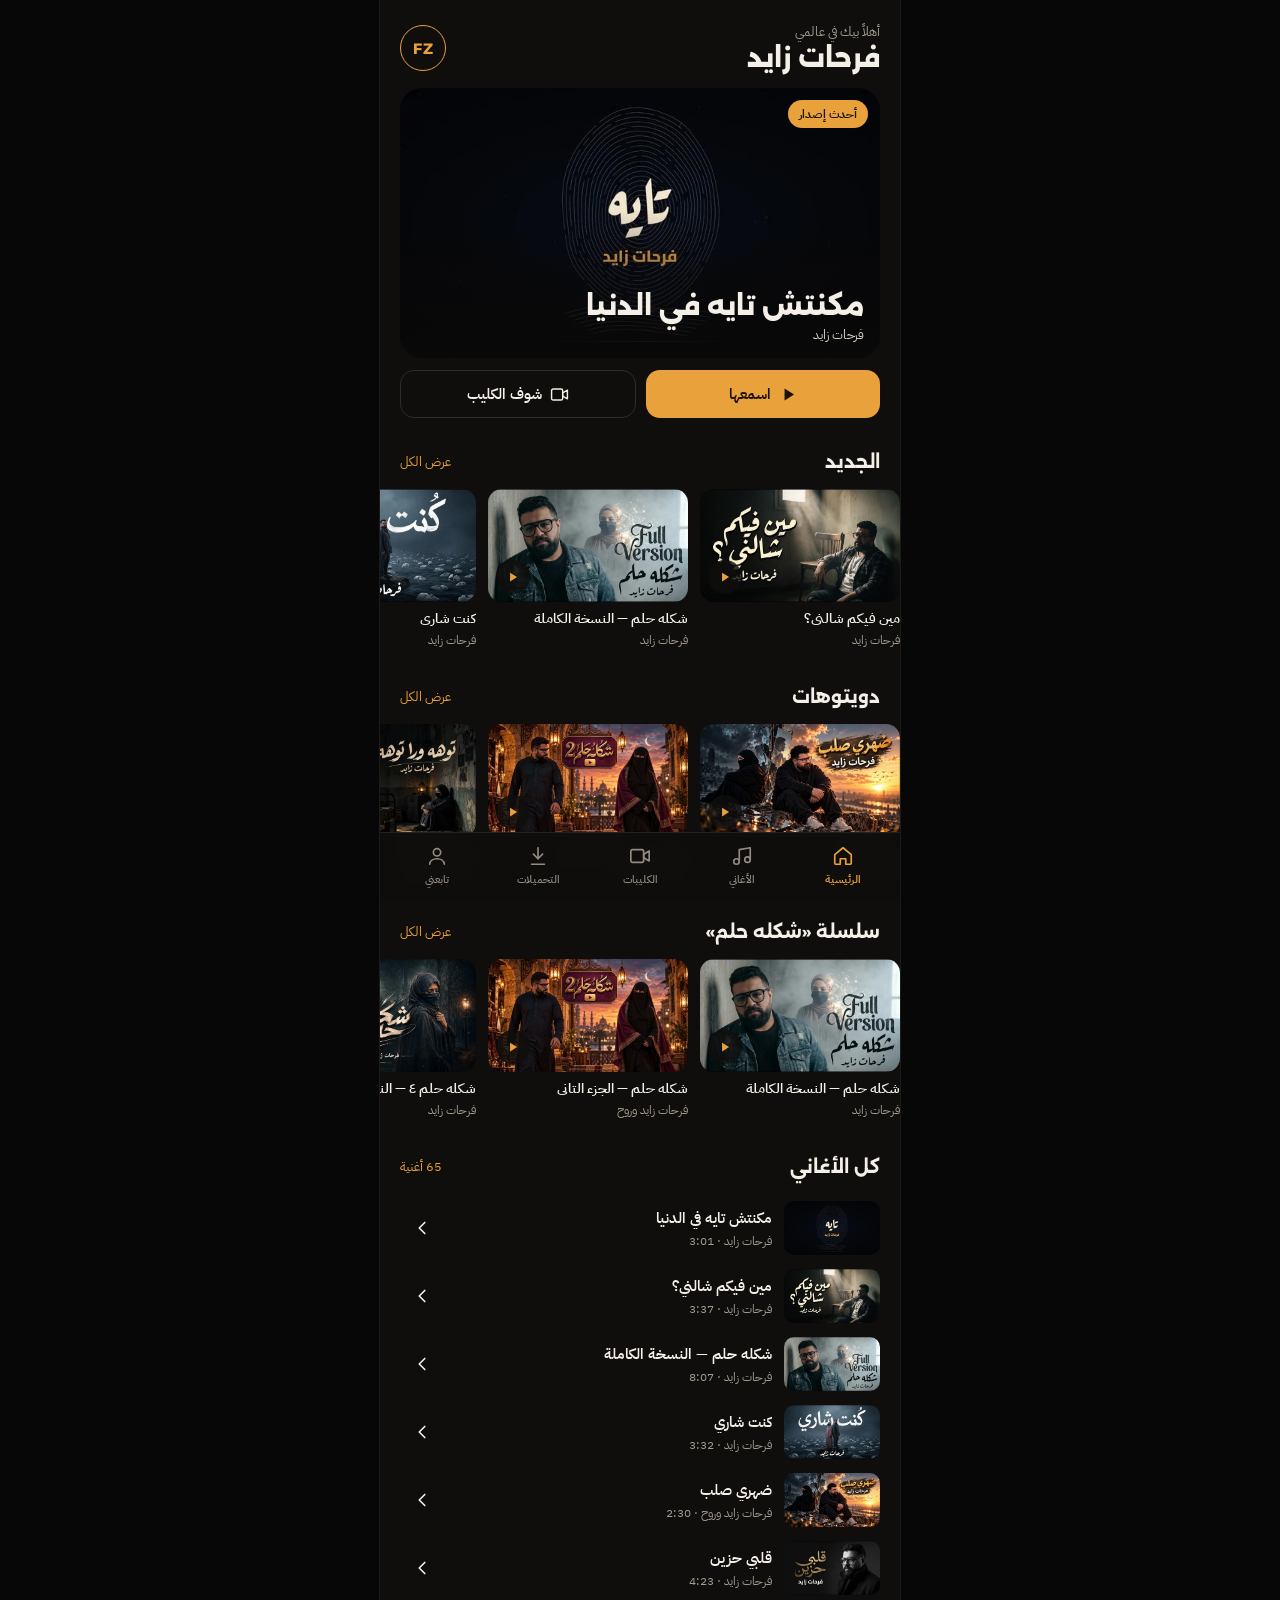
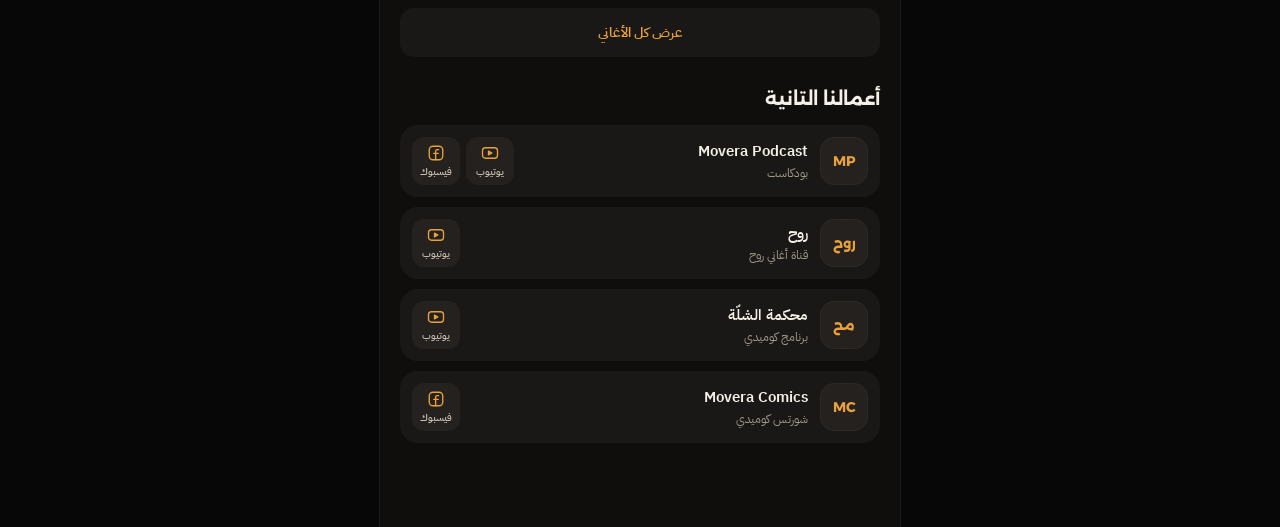
<file: index.html>
<!doctype html>
<html lang="ar" dir="rtl">
<head>
<meta charset="utf-8">
<meta name="viewport" content="width=device-width, initial-scale=1, viewport-fit=cover">
<title>فرحات زايد — الأغاني</title>
<meta name="description" content="التطبيق الرسمي لأغاني فرحات زايد — اسمع، شوف الكليبات، وحمّل أغانيك المفضلة.">
<meta name="theme-color" content="#0F0E0D">
<meta name="mobile-web-app-capable" content="yes">
<meta name="apple-mobile-web-app-capable" content="yes">
<meta name="apple-mobile-web-app-status-bar-style" content="black-translucent">
<meta name="apple-mobile-web-app-title" content="فرحات زايد">
<meta property="og:title" content="فرحات زايد — التطبيق الرسمي للأغاني">
<meta property="og:description" content="كل أغاني فرحات زايد في مكان واحد: اسمع، شوف الكليبات، وحمّل.">
<meta property="og:image" content="covers/s01.jpg">
<link rel="manifest" href="manifest.webmanifest">
<link rel="icon" type="image/png" href="icons/favicon.png">
<link rel="apple-touch-icon" href="icons/apple-touch-icon.png">
<link rel="preconnect" href="https://fonts.googleapis.com">
<link rel="preconnect" href="https://fonts.gstatic.com" crossorigin>
<link href="https://fonts.googleapis.com/css2?family=Alexandria:wght@500;700;800&family=IBM+Plex+Sans+Arabic:wght@400;500;600&display=swap" rel="stylesheet">
<link rel="stylesheet" href="app.css">
</head>
<body>
<div id="app">
  <main id="view" tabindex="-1"></main>

  <div id="mini" class="mini" hidden>
    <img id="miniCover" class="mini-cover" alt="">
    <a id="miniOpen" class="mini-info" href="#/player">
      <span id="miniTitle" class="mini-title"></span>
      <span id="miniSub" class="mini-sub"></span>
    </a>
    <button id="miniToggle" class="icon-btn solid" aria-label="تشغيل"></button>
    <div class="mini-track" aria-hidden="true"><div id="miniBar" class="mini-bar"></div></div>
  </div>

  <nav class="tabs" aria-label="القايمة الرئيسية">
    <a href="#/" data-tab="home"><svg viewBox="0 0 24 24"><path d="M3 10.5 12 3l9 7.5V20a1 1 0 0 1-1 1h-5v-6H9v6H4a1 1 0 0 1-1-1z"/></svg><span>الرئيسية</span></a>
    <a href="#/songs" data-tab="songs"><svg viewBox="0 0 24 24"><path d="M9 18V5l12-2v13"/><circle cx="6" cy="18" r="3"/><circle cx="18" cy="16" r="3"/></svg><span>الأغاني</span></a>
    <a href="#/clips" data-tab="clips"><svg viewBox="0 0 24 24"><rect x="2" y="5" width="14" height="14" rx="2"/><path d="m16 10 6-3.5v11L16 14z"/></svg><span>الكليبات</span></a>
    <a href="#/downloads" data-tab="downloads"><svg viewBox="0 0 24 24"><path d="M12 3v12"/><path d="m7 10 5 5 5-5"/><path d="M5 21h14"/></svg><span>التحميلات</span></a>
    <a href="#/follow" data-tab="follow"><svg viewBox="0 0 24 24"><circle cx="12" cy="8" r="4"/><path d="M4 21c0-4 4-6 8-6s8 2 8 6"/></svg><span>تابعني</span></a>
  </nav>
  <div id="toast" class="toast" role="status" aria-live="polite"></div>
</div>
<script src="songs.js"></script>
<script src="app.js"></script>
</body>
</html>
</file>
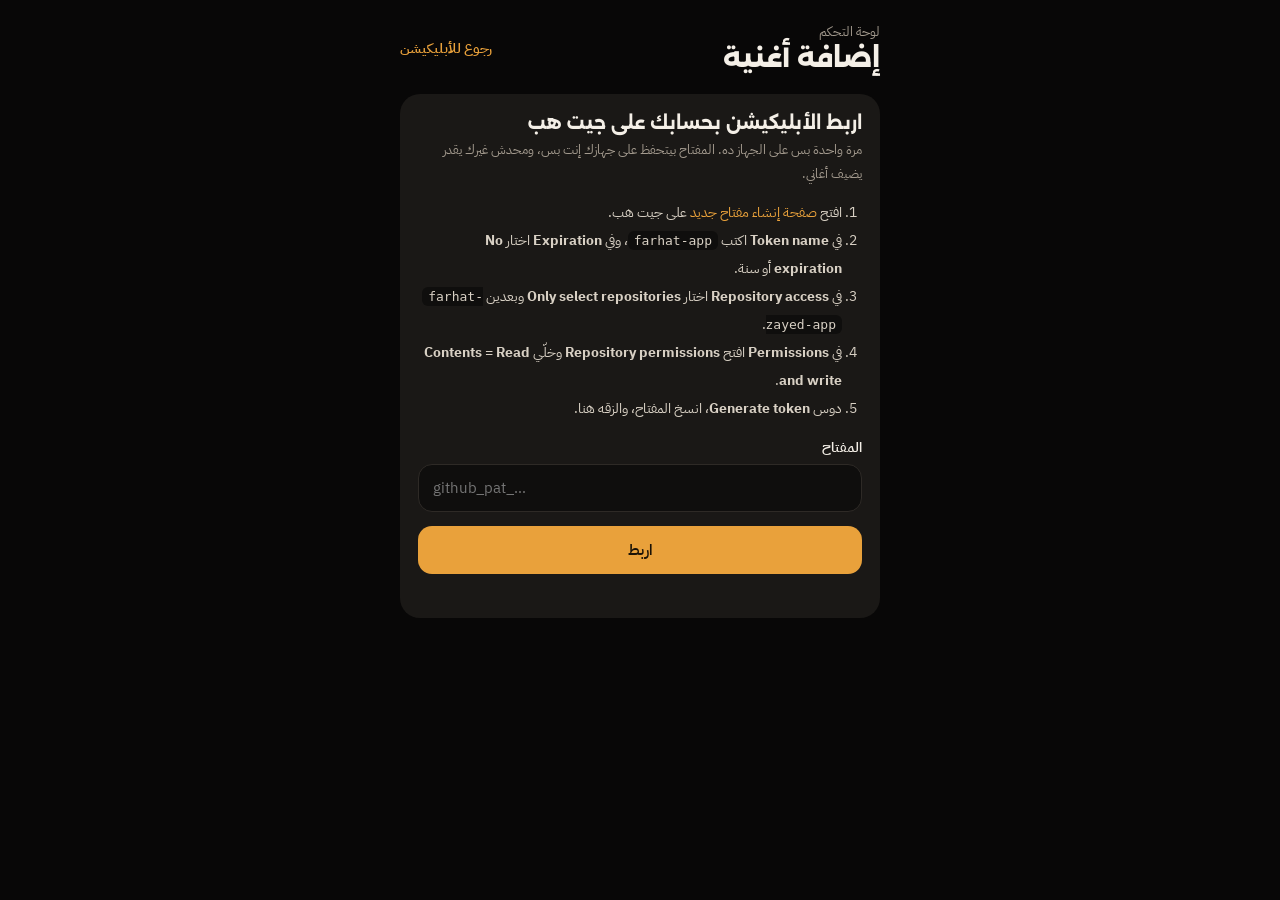
<file: admin.html>
<!doctype html>
<html lang="ar" dir="rtl">
<head>
<meta charset="utf-8">
<meta name="viewport" content="width=device-width, initial-scale=1, viewport-fit=cover">
<meta name="robots" content="noindex, nofollow">
<title>لوحة التحكم — فرحات زايد</title>
<meta name="theme-color" content="#0F0E0D">
<link rel="icon" type="image/png" href="icons/favicon.png">
<link rel="preconnect" href="https://fonts.googleapis.com">
<link rel="preconnect" href="https://fonts.gstatic.com" crossorigin>
<link href="https://fonts.googleapis.com/css2?family=Alexandria:wght@500;700;800&family=IBM+Plex+Sans+Arabic:wght@400;500;600&display=swap" rel="stylesheet">
<link rel="stylesheet" href="app.css">
<style>
  body{padding:calc(env(safe-area-inset-top,0px) + 8px) 0 40px}
  .wrap{max-width:520px;margin:0 auto;padding:0 20px}
  .card-box{background:var(--s1);border-radius:20px;padding:18px;margin-top:16px}
  .card-box h2{font-family:var(--display);font-size:18px;margin:0 0 4px}
  .hint{font-size:13px;color:var(--muted);line-height:1.8;margin:0 0 14px}
  .field{display:flex;flex-direction:column;gap:6px;margin-bottom:14px}
  .field label{font-size:14px;font-weight:600}
  .field small{font-size:12px;color:var(--dim)}
  .field input[type=text],.field input[type=url],.field input[type=password]{height:48px;border-radius:14px;border:1.5px solid var(--s3);background:var(--bg);color:var(--text);font:inherit;font-size:15px;padding:0 14px}
  .field input:focus{outline:none;border-color:var(--accent)}
  .ltr{direction:ltr;text-align:left}
  .drop{display:flex;align-items:center;gap:12px;min-height:64px;border:1.5px dashed var(--s3);border-radius:14px;padding:10px 14px;cursor:pointer;color:var(--muted);font-size:14px}
  .drop svg{color:var(--accent);flex-shrink:0}
  .drop.ok{border-style:solid;border-color:var(--accent);color:var(--text)}
  .drop input{position:absolute;opacity:0;width:1px;height:1px}
  .thumb{width:100%;aspect-ratio:16/9;border-radius:14px;object-fit:cover;background:var(--bg);margin-top:8px}
  .status{margin-top:12px;font-size:14px;line-height:1.8;min-height:1em}
  .status.err{color:#FF8A7A}
  .status.ok{color:var(--accent)}
  .bar-prog{height:6px;border-radius:6px;background:var(--s3);overflow:hidden;margin-top:10px}
  .bar-prog div{height:100%;width:0;background:var(--accent);transition:width .3s}
  .row{display:flex;align-items:center;gap:10px;padding:8px 0;border-bottom:1px solid var(--s2)}
  .row:last-child{border-bottom:0}
  .row img{width:80px;height:45px;border-radius:8px;object-fit:cover;flex-shrink:0;background:var(--bg)}
  .row b{flex:1;min-width:0;font-size:14px;font-weight:600;white-space:nowrap;overflow:hidden;text-overflow:ellipsis}
  .row button{width:44px;height:44px;border-radius:12px;color:var(--dim);display:grid;place-items:center}
  .row button:hover{color:#FF8A7A;background:var(--s2)}
  .steps{margin:0;padding-right:20px;font-size:14px;line-height:2;color:#D8D0C4}
  .steps code{direction:ltr;unicode-bidi:embed;background:var(--bg);padding:2px 6px;border-radius:6px;font-size:13px}
  .top a{color:var(--accent);font-size:14px;font-weight:600}
  button[disabled]{opacity:.5;pointer-events:none}
</style>
</head>
<body>
<div class="wrap">
  <header class="top" style="padding:14px 0 4px">
    <div class="hello"><small>لوحة التحكم</small><span class="brand">إضافة أغنية</span></div>
    <a href="./">رجوع للأبليكيشن</a>
  </header>

  <!-- تسجيل الدخول -->
  <section class="card-box" id="loginBox" hidden>
    <h2>اربط الأبليكيشن بحسابك على جيت هب</h2>
    <p class="hint">مرة واحدة بس على الجهاز ده. المفتاح بيتحفظ على جهازك إنت بس، ومحدش غيرك يقدر يضيف أغاني.</p>
    <ol class="steps">
      <li>افتح <a href="https://github.com/settings/personal-access-tokens/new" target="_blank" rel="noopener" style="color:var(--accent)">صفحة إنشاء مفتاح جديد</a> على جيت هب.</li>
      <li>في <b>Token name</b> اكتب <code>farhat-app</code>، وفي <b>Expiration</b> اختار <b>No expiration</b> أو سنة.</li>
      <li>في <b>Repository access</b> اختار <b>Only select repositories</b> وبعدين <code>farhat-zayed-app</code>.</li>
      <li>في <b>Permissions</b> افتح <b>Repository permissions</b> وخلّي <b>Contents</b> = <b>Read and write</b>.</li>
      <li>دوس <b>Generate token</b>، انسخ المفتاح، والزقه هنا.</li>
    </ol>
    <div class="field" style="margin-top:14px">
      <label for="token">المفتاح</label>
      <input id="token" type="password" class="ltr" autocomplete="off" placeholder="github_pat_…">
    </div>
    <button class="btn primary block" id="saveToken">اربط</button>
    <div class="status" id="loginStatus" role="status"></div>
  </section>

  <!-- إضافة أغنية -->
  <section id="panel" hidden>
    <form class="card-box" id="addForm" novalidate>
      <h2>أغنية جديدة</h2>
      <p class="hint">الأغنية هتظهر أول واحدة في الأبليكيشن كـ«أحدث إصدار»، خلال دقيقة أو اتنين من الحفظ.</p>

      <div class="field">
        <label for="title">اسم الأغنية</label>
        <input id="title" type="text" required placeholder="مثلاً: غيابك طال">
      </div>
      <div class="field">
        <label for="feat">مشارك معاك (لو دويتو)</label>
        <input id="feat" type="text" placeholder="مثلاً: روح — سيبها فاضية لو لوحدك">
      </div>
      <div class="field">
        <label for="yt">لينك الكليب على يوتيوب</label>
        <input id="yt" type="url" class="ltr" required placeholder="https://www.youtube.com/watch?v=…">
        <small id="ytInfo"></small>
      </div>

      <div class="field">
        <label>ملف الأغنية (MP3)</label>
        <label class="drop" id="mp3Drop">
          <svg viewBox="0 0 24 24"><path d="M9 18V5l12-2v13"/><circle cx="6" cy="18" r="3"/><circle cx="18" cy="16" r="3"/></svg>
          <span id="mp3Name">دوس واختار ملف MP3</span>
          <input id="mp3" type="file" accept="audio/mpeg,.mp3">
        </label>
      </div>

      <div class="field">
        <label>الصورة المصغرة</label>
        <label class="drop" id="imgDrop">
          <svg viewBox="0 0 24 24"><rect x="3" y="5" width="18" height="14" rx="2"/><circle cx="9" cy="10" r="2"/><path d="m21 16-5-5-8 8"/></svg>
          <span id="imgName">دوس واختار الصورة</span>
          <input id="img" type="file" accept="image/*">
        </label>
        <small>هتتقص وتتصغّر لوحدها لمقاس 16:9. لو مختارتش صورة، هاخد صورة الكليب من يوتيوب.</small>
        <img id="preview" class="thumb" alt="" hidden>
      </div>

      <button class="btn primary block" id="submit" type="submit">ضيف الأغنية</button>
      <div class="bar-prog" id="prog" hidden><div></div></div>
      <div class="status" id="status" role="status" aria-live="polite"></div>
    </form>

    <section class="card-box">
      <h2>الأغاني الموجودة</h2>
      <p class="hint" id="countHint"></p>
      <div id="list"></div>
    </section>

    <p style="text-align:center;margin-top:18px"><button class="btn outline" id="logout">فصل الحساب من الجهاز ده</button></p>
  </section>
</div>

<script>
(() => {
'use strict';
const OWNER = 'Farhatzayedgit', REPO = 'farhat-zayed-app', BRANCH = 'main';
const API = `https://api.github.com/repos/${OWNER}/${REPO}`;
const $ = (s) => document.querySelector(s);
const KEY = 'fz.admin.token';
let token = '';
try { token = localStorage.getItem(KEY) || ''; } catch (e) {}

/* ---------- جيت هب ---------- */
async function gh(path, opts = {}) {
  const res = await fetch(path.startsWith('http') ? path : API + path, {
    ...opts,
    headers: { 'Authorization': `Bearer ${token}`, 'Accept': 'application/vnd.github+json', 'X-GitHub-Api-Version': '2022-11-28', ...(opts.body ? { 'Content-Type': 'application/json' } : {}) }
  });
  if (!res.ok) {
    let msg = `${res.status}`;
    try { const j = await res.json(); msg += ' ' + (j.message || ''); } catch (e) {}
    const err = new Error(msg); err.status = res.status; throw err;
  }
  return res.status === 204 ? null : res.json();
}
const b64utf8 = (str) => { const bytes = new TextEncoder().encode(str); let bin = ''; for (let i = 0; i < bytes.length; i += 0x8000) bin += String.fromCharCode.apply(null, bytes.subarray(i, i + 0x8000)); return btoa(bin); };
const b64file = (blob) => new Promise((ok, no) => { const r = new FileReader(); r.onload = () => ok(String(r.result).split(',')[1]); r.onerror = () => no(r.error); r.readAsDataURL(blob); });

async function readSongs() {
  const f = await gh(`/contents/songs.js?ref=${BRANCH}`);
  const bin = atob(f.content.replace(/\n/g, ''));
  const text = new TextDecoder().decode(Uint8Array.from(bin, c => c.charCodeAt(0)));
  const arr = JSON.parse(text.slice(text.indexOf('['), text.lastIndexOf(']') + 1));
  return arr;
}
function songsFile(arr) {
  return '/* قايمة الأغاني — الأحدث الأول. بتتعدّل من لوحة التحكم (admin.html) */\nwindow.SONGS = [\n' +
    arr.map(o => '  ' + JSON.stringify({ id: o.id, t: o.t, f: o.f || '', yt: o.yt, d: o.d })).join(',\n') + '\n];\n';
}
// كومِت واحد فيه كل الملفات مرة واحدة
async function commit(files, message, onStep) {
  const ref = await gh(`/git/ref/heads/${BRANCH}`);
  const base = await gh(`/git/commits/${ref.object.sha}`);
  const tree = [];
  let i = 0;
  for (const f of files) {
    const blob = await gh('/git/blobs', { method: 'POST', body: JSON.stringify({ content: f.content, encoding: f.encoding }) });
    tree.push({ path: f.path, mode: '100644', type: 'blob', sha: blob.sha });
    onStep && onStep(++i / (files.length + 2));
  }
  const t = await gh('/git/trees', { method: 'POST', body: JSON.stringify({ base_tree: base.tree.sha, tree }) });
  const c = await gh('/git/commits', { method: 'POST', body: JSON.stringify({ message, tree: t.sha, parents: [ref.object.sha] }) });
  onStep && onStep((files.length + 1) / (files.length + 2));
  await gh(`/git/refs/heads/${BRANCH}`, { method: 'PATCH', body: JSON.stringify({ sha: c.sha }) });
  onStep && onStep(1);
}

/* ---------- أدوات ---------- */
function ytId(url) {
  const m = String(url).trim().match(/(?:youtu\.be\/|v=|\/shorts\/|\/embed\/|\/live\/)([\w-]{11})/);
  return m ? m[1] : (/^[\w-]{11}$/.test(String(url).trim()) ? String(url).trim() : '');
}
function audioDuration(file) {
  return new Promise((ok) => {
    const a = new Audio(); const u = URL.createObjectURL(file);
    a.preload = 'metadata';
    a.onloadedmetadata = () => { URL.revokeObjectURL(u); ok(Math.round(a.duration) || 0); };
    a.onerror = () => { URL.revokeObjectURL(u); ok(0); };
    a.src = u;
  });
}
function loadImg(src) {
  return new Promise((ok, no) => { const im = new Image(); im.crossOrigin = 'anonymous'; im.onload = () => ok(im); im.onerror = no; im.src = src; });
}
// قص 16:9 من النص وتصغير لـ 640×360
async function coverBlob(source) {
  const im = await loadImg(source);
  const W = 640, H = 360, r = W / H;
  let sw = im.naturalWidth, sh = im.naturalHeight, sx = 0, sy = 0;
  if (sw / sh > r) { const nw = sh * r; sx = (sw - nw) / 2; sw = nw; } else { const nh = sw / r; sy = (sh - nh) / 2; sh = nh; }
  const c = document.createElement('canvas'); c.width = W; c.height = H;
  const g = c.getContext('2d'); g.imageSmoothingQuality = 'high';
  g.drawImage(im, sx, sy, sw, sh, 0, 0, W, H);
  return new Promise((ok, no) => c.toBlob(b => b ? ok(b) : no(new Error('canvas')), 'image/jpeg', 0.82));
}
const fmt = (s) => `${Math.floor(s / 60)}:${String(s % 60).padStart(2, '0')}`;
function setStatus(msg, kind) { const s = $('#status'); s.textContent = msg; s.className = 'status' + (kind ? ' ' + kind : ''); }
function setProg(p) { const b = $('#prog'); b.hidden = p == null; if (p != null) b.firstElementChild.style.width = Math.round(p * 100) + '%'; }
const friendly = (e) => e.status === 401 ? 'المفتاح مش شغال أو انتهى — افصل الحساب واربطه تاني بمفتاح جديد.'
  : e.status === 403 || e.status === 404 ? 'المفتاح مالوش صلاحية على المستودع — اتأكد إنك اخترت farhat-zayed-app وخليت Contents = Read and write.'
  : e.status === 409 || e.status === 422 ? 'حصل تعارض مع تعديل تاني — جرّب تاني بعد ثواني.'
  : 'حصلت مشكلة في الاتصال — اتأكد من النت وجرّب تاني.';

/* ---------- الشاشات ---------- */
let SONGS = [];
async function enter() {
  $('#loginBox').hidden = true; $('#panel').hidden = false;
  try { SONGS = await readSongs(); renderList(); }
  catch (e) { if (e.status === 401) { logout(); $('#loginStatus').textContent = friendly(e); $('#loginStatus').className = 'status err'; } else setStatus(friendly(e), 'err'); }
}
function renderList() {
  $('#countHint').textContent = `${SONGS.length} أغنية — الأحدث فوق. تقدر تشيل أي أغنية من الأبليكيشن من هنا.`;
  $('#list').innerHTML = SONGS.map(s => `
    <div class="row"><img loading="lazy" src="covers/${s.id}.jpg" alt=""><b>${s.t.replace(/[<>&]/g, '')}${s.f ? ' — ' + s.f.replace(/[<>&]/g, '') : ''}</b>
    <button data-del="${s.id}" aria-label="شيل ${s.t.replace(/"/g, '')}"><svg viewBox="0 0 24 24"><path d="M4 7h16"/><path d="M10 11v6M14 11v6"/><path d="M6 7l1 13h10l1-13"/><path d="M9 7V4h6v3"/></svg></button></div>`).join('');
}
function logout() { try { localStorage.removeItem(KEY); } catch (e) {} token = ''; $('#panel').hidden = true; $('#loginBox').hidden = false; }

$('#saveToken').addEventListener('click', async () => {
  const t = $('#token').value.trim(); const st = $('#loginStatus');
  if (!t) { st.textContent = 'الزق المفتاح الأول.'; st.className = 'status err'; return; }
  token = t; st.textContent = 'بيتأكد من المفتاح…'; st.className = 'status';
  try {
    const repo = await gh('');
    if (!repo.permissions || !repo.permissions.push) throw Object.assign(new Error('perm'), { status: 403 });
    try { localStorage.setItem(KEY, t); } catch (e) {}
    $('#token').value = ''; st.textContent = '';
    enter();
  } catch (e) { token = ''; st.textContent = friendly(e); st.className = 'status err'; }
});
$('#logout').addEventListener('click', logout);

$('#yt').addEventListener('input', () => {
  const id = ytId($('#yt').value);
  $('#ytInfo').textContent = $('#yt').value && !id ? 'اللينك ده مش لينك فيديو يوتيوب' : '';
  if (id && !$('#img').files.length) { $('#preview').src = `https://i.ytimg.com/vi/${id}/hqdefault.jpg`; $('#preview').hidden = false; }
});
$('#mp3').addEventListener('change', async () => {
  const f = $('#mp3').files[0]; if (!f) return;
  const d = await audioDuration(f);
  $('#mp3Name').textContent = `${f.name} — ${(f.size / 1048576).toFixed(1)} ميجا${d ? ' — ' + fmt(d) : ''}`;
  $('#mp3Drop').classList.add('ok');
  if (!$('#title').value) $('#title').value = f.name.replace(/\.mp3$/i, '').trim().slice(0, 60);
});
$('#img').addEventListener('change', () => {
  const f = $('#img').files[0]; if (!f) return;
  $('#imgName').textContent = f.name; $('#imgDrop').classList.add('ok');
  $('#preview').src = URL.createObjectURL(f); $('#preview').hidden = false;
});

$('#addForm').addEventListener('submit', async (e) => {
  e.preventDefault();
  const title = $('#title').value.trim(), feat = $('#feat').value.trim(), yt = ytId($('#yt').value);
  const mp3 = $('#mp3').files[0], img = $('#img').files[0];
  if (!title) return setStatus('اكتب اسم الأغنية.', 'err');
  if (!yt) return setStatus('حط لينك الكليب على يوتيوب.', 'err');
  if (!mp3) return setStatus('اختار ملف الـ MP3.', 'err');
  if (mp3.size > 45 * 1048576) return setStatus('الملف كبير أوي (أكتر من 45 ميجا) — صدّره بجودة أقل وجرّب تاني.', 'err');
  const btn = $('#submit'); btn.disabled = true;
  try {
    setStatus('بيجهّز الصورة…'); setProg(0.02);
    let cover;
    try { cover = await coverBlob(img ? URL.createObjectURL(img) : `https://i.ytimg.com/vi/${yt}/maxresdefault.jpg`); }
    catch (err) { if (img) throw err; cover = await coverBlob(`https://i.ytimg.com/vi/${yt}/hqdefault.jpg`); }
    const d = await audioDuration(mp3);
    setStatus('بيقرا قايمة الأغاني…');
    SONGS = await readSongs();
    const n = SONGS.reduce((m, s) => Math.max(m, parseInt(s.id.slice(1), 10) || 0), 0) + 1;
    const id = 's' + String(n).padStart(2, '0');
    const next = [{ id, t: title, f: feat, yt, d }, ...SONGS];
    setStatus('بيرفع الأغنية… (ماتقفلش الصفحة)');
    await commit([
      { path: `audio/${id}.mp3`, content: await b64file(mp3), encoding: 'base64' },
      { path: `covers/${id}.jpg`, content: await b64file(cover), encoding: 'base64' },
      { path: 'songs.js', content: b64utf8(songsFile(next)), encoding: 'base64' }
    ], `إضافة أغنية: ${title}`, (p) => setProg(0.05 + p * 0.95));
    SONGS = next; renderList();
    setStatus(`✓ «${title}» اتضافت! هتظهر في الأبليكيشن خلال دقيقة أو اتنين.`, 'ok');
    $('#addForm').reset(); $('#preview').hidden = true; $('#ytInfo').textContent = '';
    $('#mp3Name').textContent = 'دوس واختار ملف MP3'; $('#imgName').textContent = 'دوس واختار الصورة';
    $('#mp3Drop').classList.remove('ok'); $('#imgDrop').classList.remove('ok');
    setTimeout(() => setProg(null), 1500);
  } catch (err) {
    setProg(null); setStatus(err.status ? friendly(err) : 'مش قادر يقرا الصورة — جرّب صورة تانية (JPG أو PNG).', 'err');
  }
  btn.disabled = false;
});

$('#list').addEventListener('click', async (e) => {
  const b = e.target.closest('[data-del]'); if (!b) return;
  const s = SONGS.find(x => x.id === b.dataset.del); if (!s) return;
  if (!confirm(`متأكد إنك عايز تشيل «${s.t}» من الأبليكيشن؟`)) return;
  b.disabled = true;
  try {
    const cur = await readSongs();
    const next = cur.filter(x => x.id !== s.id);
    await commit([{ path: 'songs.js', content: b64utf8(songsFile(next)), encoding: 'base64' }], `شيل أغنية: ${s.t}`);
    SONGS = next; renderList();
    setStatus(`«${s.t}» اتشالت من الأبليكيشن.`, 'ok');
  } catch (err) { b.disabled = false; setStatus(friendly(err), 'err'); }
});

if (token) enter(); else $('#loginBox').hidden = false;
})();
</script>
</body>
</html>
</file>
<file: app.css>
:root{
  --bg:#0F0E0D; --s1:#1A1816; --s2:#24211E; --s3:#2E2A26; --line:#2E2A26;
  --text:#F4EFE7; --muted:#A39A8E; --dim:#948B7F;
  --accent:#E9A13B; --accent-2:#F5BE6A; --on-accent:#1A1206;
  --display:'Alexandria',system-ui,sans-serif;
  --body:'IBM Plex Sans Arabic',system-ui,sans-serif;
  --nav-h:68px; --mini-h:64px;
  --safe-b:env(safe-area-inset-bottom,0px);
  --safe-t:env(safe-area-inset-top,0px);
}
*{box-sizing:border-box}
html,body{margin:0;overflow-x:hidden;background:var(--bg);color:var(--text);font-family:var(--body);-webkit-tap-highlight-color:transparent}
body{min-height:100vh;min-height:100dvh}
a{color:inherit;text-decoration:none}
button{font:inherit;color:inherit;background:none;border:0;cursor:pointer;padding:0}
img{display:block}
svg{width:22px;height:22px;fill:none;stroke:currentColor;stroke-width:1.8;stroke-linecap:round;stroke-linejoin:round}
svg.fill{fill:currentColor;stroke:none}
:focus-visible{outline:2px solid var(--accent);outline-offset:2px;border-radius:8px}
[hidden]{display:none!important}

#app{max-width:520px;margin:0 auto;overflow-x:clip;min-height:100vh;min-height:100dvh;position:relative;background:var(--bg)}
@media (min-width:560px){body{background:#080707}#app{box-shadow:0 0 0 1px #1d1b19}}
#view{padding:calc(var(--safe-t) + 8px) 0 calc(var(--nav-h) + var(--safe-b) + 16px);outline:none}
body.has-mini #view{padding-bottom:calc(var(--nav-h) + var(--mini-h) + var(--safe-b) + 24px)}

/* ---------- headers ---------- */
.top{display:flex;align-items:center;justify-content:space-between;padding:14px 20px 10px;gap:12px}
.hello{display:flex;flex-direction:column;gap:2px}
.hello small{font-size:13px;color:var(--muted)}
.brand{font-family:var(--display);font-weight:800;font-size:26px;line-height:1.2}
.logo{width:46px;height:46px;border-radius:50%;border:1.5px solid var(--accent);display:grid;place-items:center;font-family:'Alexandria',sans-serif;font-weight:700;font-size:15px;color:var(--accent);flex-shrink:0;letter-spacing:.5px}
.page-title{font-family:var(--display);font-weight:800;font-size:28px;margin:0}
.page-sub{color:var(--muted);font-size:14px;margin:4px 0 0}
.page-head{padding:18px 20px 10px}
.bar{display:flex;align-items:center;gap:4px;padding:8px 10px}
.bar h1{font-family:var(--display);font-weight:700;font-size:17px;margin:0;flex:1;min-width:0;white-space:nowrap;overflow:hidden;text-overflow:ellipsis}
.bar .muted{flex:1;text-align:center;font-size:13px;color:var(--muted)}

/* ---------- buttons ---------- */
.icon-btn{width:44px;height:44px;border-radius:50%;display:grid;place-items:center;flex-shrink:0;color:var(--text)}
.icon-btn.solid{background:var(--text);color:var(--bg)}
.icon-btn.soft{background:var(--s2);color:var(--accent)}
.icon-btn.ghost{border:1.5px solid var(--s3)}
.icon-btn.on{color:var(--accent)}
.btn{height:48px;border-radius:14px;display:flex;align-items:center;justify-content:center;gap:8px;font-weight:600;font-size:15px;padding:0 16px;white-space:nowrap}
.btn svg{width:19px;height:19px}
.btn.primary{background:var(--accent);color:var(--on-accent)}
.btn.primary:active{background:var(--accent-2)}
.btn.outline{border:1.5px solid var(--s3);color:var(--text)}
.btn.block{width:100%}
.row-btns{display:flex;gap:10px}
.row-btns .btn{flex:1}

/* ---------- hero ---------- */
.hero{margin:4px 20px 0;display:flex;flex-direction:column;gap:12px}
.hero-art{position:relative;border-radius:22px;overflow:hidden;aspect-ratio:16/9;background:var(--s1)}
.hero-art img{width:100%;height:100%;object-fit:cover}
.hero-art::after{content:"";position:absolute;inset:0;background:linear-gradient(to top,rgba(10,9,8,.85),rgba(10,9,8,0) 55%)}
.chip-new{position:absolute;top:12px;right:12px;z-index:1;background:var(--accent);color:var(--on-accent);font-size:12px;font-weight:600;padding:5px 11px;border-radius:999px}
.hero-txt{position:absolute;bottom:12px;right:16px;left:16px;z-index:1}
.hero-txt b{display:block;font-family:var(--display);font-weight:800;font-size:26px;line-height:1.25}
.hero-txt span{font-size:13px;color:#D8D0C4}

/* ---------- sections ---------- */
.sec{margin-top:26px}
.sec-head{display:flex;align-items:center;justify-content:space-between;padding:0 20px;margin-bottom:10px;min-height:32px}
.sec-head h2{font-family:var(--display);font-weight:700;font-size:18px;margin:0}
.sec-head a{font-size:13px;color:var(--accent);padding:8px 0}
.rail{display:flex;gap:12px;overflow-x:auto;padding:0 20px 4px;scroll-snap-type:x mandatory;scrollbar-width:none}
.rail::-webkit-scrollbar{display:none}
.card{flex:0 0 200px;scroll-snap-align:start;display:flex;flex-direction:column;gap:7px;text-align:right}
.card-art{position:relative;aspect-ratio:16/9;border-radius:14px;overflow:hidden;background:var(--s1)}
.card-art img{width:100%;height:100%;object-fit:cover}
.card-play{position:absolute;bottom:8px;left:8px;width:34px;height:34px;border-radius:50%;background:rgba(15,14,13,.82);display:grid;place-items:center;color:var(--accent)}
.card-play svg{width:14px;height:14px}
.card-t{font-weight:600;font-size:14px;line-height:1.4;display:-webkit-box;-webkit-line-clamp:2;-webkit-box-orient:vertical;overflow:hidden}
.card-s{font-size:12px;color:var(--muted);margin-top:-4px}

/* ---------- lists ---------- */
.list{display:flex;flex-direction:column;padding:0 12px}
.item{display:flex;align-items:center;gap:12px;min-height:68px;padding:6px 8px;border-radius:14px;width:100%;text-align:right}
.item:active{background:var(--s1)}
.item.playing .it-t{color:var(--accent)}
.it-art{width:96px;height:54px;border-radius:10px;overflow:hidden;flex-shrink:0;background:var(--s1);position:relative}
.it-art img{width:100%;height:100%;object-fit:cover}
.it-eq{position:absolute;inset:0;background:rgba(15,14,13,.6);display:grid;place-items:center;color:var(--accent)}
.it-main{flex:1;min-width:0;display:flex;flex-direction:column;gap:3px}
.it-t{font-weight:600;font-size:15px;white-space:nowrap;overflow:hidden;text-overflow:ellipsis}
.it-s{font-size:12px;color:var(--muted);display:flex;align-items:center;gap:6px}
.it-s .ok{color:var(--accent);display:inline-flex}
.it-s .ok svg{width:14px;height:14px;stroke-width:2.4}
.more-link{display:block;margin:6px 20px 0;text-align:center;padding:14px;border-radius:14px;background:var(--s1);font-weight:600;font-size:14px;color:var(--accent)}

/* ---------- search & filters ---------- */
.search{display:block;margin:4px 20px 12px;position:relative}
.search input{width:100%;height:48px;border-radius:14px;border:1.5px solid var(--s2);background:var(--s1);color:var(--text);font:inherit;font-size:15px;padding:0 44px 0 14px}
.search input::placeholder{color:var(--dim)}
.search input:focus{outline:none;border-color:var(--accent)}
.search svg{position:absolute;right:14px;top:13px;color:var(--dim)}
.chips{display:flex;gap:8px;padding:0 20px 12px;overflow-x:auto;scrollbar-width:none}
.chips::-webkit-scrollbar{display:none}
.chip{height:38px;padding:0 16px;border-radius:999px;background:var(--s1);color:#C8BFB3;font-size:13px;font-weight:600;white-space:nowrap;border:1.5px solid var(--s2)}
.chip[aria-pressed="true"]{background:var(--accent);color:var(--on-accent);border-color:var(--accent)}
.count{padding:0 20px 6px;font-size:12px;color:var(--dim)}
.empty{margin:24px 20px;border:1.5px dashed var(--s3);border-radius:18px;padding:22px;display:flex;gap:14px;align-items:flex-start;color:var(--muted);font-size:14px;line-height:1.7}
.empty b{display:block;color:var(--text);font-size:15px;margin-bottom:2px}
.empty svg{color:var(--accent);flex-shrink:0;width:26px;height:26px}

/* ---------- segmented ---------- */
.seg{margin:6px 20px 0;display:flex;background:var(--s1);border-radius:14px;padding:4px;gap:4px}
.seg a,.seg button{flex:1;height:44px;border-radius:11px;display:flex;align-items:center;justify-content:center;gap:6px;font-weight:600;font-size:14px;color:#C8BFB3}
.seg [aria-current="true"],.seg [aria-pressed="true"]{background:var(--accent);color:var(--on-accent)}
.seg svg{width:18px;height:18px}

/* ---------- player ---------- */
.player{display:flex;flex-direction:column;min-height:calc(100dvh - var(--nav-h) - var(--safe-b) - 30px)}
.p-art{margin:22px 20px 0;aspect-ratio:16/9;border-radius:20px;overflow:hidden;background:var(--s1);box-shadow:0 18px 50px rgba(0,0,0,.55)}
.p-art img{width:100%;height:100%;object-fit:cover}
.p-meta{display:flex;align-items:center;gap:12px;padding:22px 24px 0}
.p-meta>div{flex:1;min-width:0}
.p-title{font-family:var(--display);font-weight:700;font-size:23px;line-height:1.3;margin:0}
.p-sub{font-size:14px;color:var(--muted);margin-top:3px}
.p-seek{padding:16px 24px 0;direction:ltr}
.p-seek input{width:100%;height:24px;margin:0;-webkit-appearance:none;appearance:none;background:transparent;cursor:pointer}
.p-seek input::-webkit-slider-runnable-track{height:4px;border-radius:4px;background:linear-gradient(to right,var(--accent) var(--p,0%),var(--s3) var(--p,0%))}
.p-seek input::-moz-range-track{height:4px;border-radius:4px;background:var(--s3)}
.p-seek input::-moz-range-progress{height:4px;border-radius:4px;background:var(--accent)}
.p-seek input::-webkit-slider-thumb{-webkit-appearance:none;width:16px;height:16px;border-radius:50%;background:var(--text);margin-top:-6px}
.p-seek input::-moz-range-thumb{width:16px;height:16px;border:0;border-radius:50%;background:var(--text)}
.p-times{display:flex;justify-content:space-between;font-size:12px;color:var(--muted);margin-top:2px;font-variant-numeric:tabular-nums}
.p-ctrl{display:flex;align-items:center;justify-content:space-between;padding:6px 18px 0;direction:ltr}
.p-ctrl .icon-btn{color:var(--text)}
.p-ctrl .icon-btn.sm{color:var(--muted)}
.p-ctrl .icon-btn.sm.on{color:var(--accent)}
.p-ctrl .big{width:76px;height:76px;background:var(--accent);color:var(--on-accent)}
.p-ctrl .big svg{width:30px;height:30px}
.p-ctrl .mid svg{width:28px;height:28px}
.p-actions{display:flex;gap:10px;padding:20px 20px 0}
.p-actions .btn{flex:1;font-size:14px}
.badge{position:relative}
.badge i{position:absolute;top:6px;right:6px;width:8px;height:8px;border-radius:50%;background:var(--accent)}
.repeat-one{position:relative}
.repeat-one::after{content:"1";position:absolute;top:9px;right:9px;font-size:9px;font-weight:700;color:var(--accent)}

/* ---------- clip ---------- */
.yt{position:relative;width:100%;aspect-ratio:16/9;background:#000}
.yt iframe{position:absolute;inset:0;width:100%;height:100%;border:0}
.yt-badge{display:flex;align-items:center;gap:6px;font-size:12px;color:var(--muted);padding:10px 20px 0}
.yt-badge svg{width:15px;height:15px;color:var(--accent)}
.c-meta{padding:12px 20px 0}
.grid3{display:grid;grid-template-columns:repeat(3,minmax(0,1fr));gap:10px;padding:16px 20px 0}
.tile{height:78px;border-radius:16px;background:var(--s1);display:flex;flex-direction:column;align-items:center;justify-content:center;gap:6px;font-size:12px;font-weight:600;text-align:center;padding:0 4px}
.tile svg{color:var(--accent)}
.clip-grid{display:grid;grid-template-columns:repeat(2,minmax(0,1fr));gap:16px 12px;padding:0 20px}
.clip-grid .card{flex:none}

/* ---------- follow ---------- */
.prof{display:flex;flex-direction:column;align-items:center;gap:8px;text-align:center;padding:26px 20px 0}
.avatar{width:104px;height:104px;border-radius:50%;border:2px solid var(--accent);padding:5px}
.avatar div{width:100%;height:100%;border-radius:50%;background:var(--s2);display:grid;place-items:center;font-family:'Alexandria',sans-serif;font-weight:800;font-size:30px;color:var(--accent);letter-spacing:1px}
.prof p{margin:0;color:var(--muted);font-size:14px;line-height:1.7;max-width:300px}
.links{margin:18px 20px 0;background:var(--s1);border-radius:20px;overflow:hidden}
.link{display:flex;align-items:center;gap:14px;padding:0 16px;min-height:68px;border-bottom:1px solid #262320}
.link:last-child{border-bottom:0}
.link-ic{width:42px;height:42px;border-radius:12px;background:var(--s2);display:grid;place-items:center;color:var(--accent);flex-shrink:0}
.link-tx{flex:1;display:flex;flex-direction:column;gap:2px;min-width:0}
.link-tx b{font-size:15px;font-weight:600}
.link-tx span{font-size:12px;color:var(--muted);direction:ltr;text-align:right}
.link>svg{color:var(--dim);width:18px;height:18px}
.foot{text-align:center;font-size:12px;color:var(--dim);padding:22px 20px 0}

/* ---------- works ---------- */
.works{display:flex;flex-direction:column;gap:10px;padding:0 20px}
.work{display:flex;align-items:center;gap:12px;background:var(--s1);border-radius:18px;padding:12px}
.work-mark{width:48px;height:48px;border-radius:14px;background:var(--s2);border:1.5px solid var(--s3);display:grid;place-items:center;font-family:var(--display);font-weight:700;font-size:14px;color:var(--accent);flex-shrink:0}
.work-tx{flex:1;min-width:0;display:flex;flex-direction:column;gap:2px}
.work-tx b{font-size:15px;font-weight:600;white-space:nowrap;overflow:hidden;text-overflow:ellipsis}
.work-tx span{font-size:12px;color:var(--muted)}
.work-links{display:flex;gap:6px;flex-shrink:0}
.work-btn{min-width:48px;height:48px;border-radius:12px;background:var(--s2);display:flex;flex-direction:column;align-items:center;justify-content:center;gap:2px;font-size:10px;font-weight:600;color:#C8BFB3;padding:0 6px}
.work-btn svg{width:18px;height:18px;color:var(--accent)}
.work-btn:active{background:var(--s3)}

/* ---------- install card ---------- */
.install{margin:26px 20px 0;background:var(--s1);border-radius:20px;padding:18px;display:flex;gap:14px;align-items:center}
.install img{width:52px;height:52px;border-radius:14px;flex-shrink:0}
.install div{flex:1;min-width:0}
.install b{display:block;font-size:15px}
.install span{font-size:13px;color:var(--muted)}
.install .btn{height:42px;font-size:14px;padding:0 14px}

/* ---------- mini player ---------- */
.mini{position:fixed;z-index:20;left:50%;transform:translateX(-50%);bottom:calc(var(--nav-h) + var(--safe-b) + 8px);width:calc(min(520px,100vw) - 24px);height:var(--mini-h);border-radius:16px;background:var(--s2);display:flex;align-items:center;gap:12px;padding:0 10px;overflow:hidden;box-shadow:0 10px 30px rgba(0,0,0,.5)}
.mini-cover{width:76px;height:43px;border-radius:8px;object-fit:cover;flex-shrink:0;background:var(--s1)}
.mini-info{flex:1;min-width:0;display:flex;flex-direction:column;gap:2px}
.mini-title{font-weight:600;font-size:14px;white-space:nowrap;overflow:hidden;text-overflow:ellipsis}
.mini-sub{font-size:12px;color:var(--muted);white-space:nowrap;overflow:hidden;text-overflow:ellipsis}
.mini-track{position:absolute;bottom:0;left:0;right:0;height:3px;background:var(--s3)}
.mini-bar{position:absolute;top:0;right:0;height:3px;width:0;background:var(--accent)}

/* ---------- tabs ---------- */
.tabs{position:fixed;z-index:21;bottom:0;left:50%;transform:translateX(-50%);width:min(520px,100vw);height:calc(var(--nav-h) + var(--safe-b));padding:0 6px var(--safe-b);background:rgba(15,14,13,.96);backdrop-filter:blur(10px);border-top:1px solid #24211E;display:flex;justify-content:space-around;align-items:center}
.tabs a{display:flex;flex-direction:column;align-items:center;justify-content:center;gap:4px;min-width:60px;min-height:52px;color:var(--dim);font-size:11px;font-weight:500}
.tabs a[aria-current="page"]{color:var(--accent);font-weight:600}

/* ---------- toast ---------- */
.toast{position:fixed;z-index:30;left:50%;bottom:calc(var(--nav-h) + var(--safe-b) + 84px);transform:translate(-50%,20px);background:var(--text);color:var(--bg);padding:11px 18px;border-radius:12px;font-size:14px;font-weight:600;opacity:0;pointer-events:none;transition:.25s;max-width:calc(100vw - 40px);text-align:center}
.toast.show{opacity:1;transform:translate(-50%,0)}

/* ---------- sheet (iOS install help) ---------- */
.sheet-bg{position:fixed;inset:0;z-index:40;background:rgba(0,0,0,.6);display:flex;align-items:flex-end;justify-content:center}
.sheet{width:min(520px,100vw);background:var(--s1);border-radius:24px 24px 0 0;padding:22px 22px calc(26px + var(--safe-b))}
.sheet h3{font-family:var(--display);margin:0 0 12px;font-size:19px}
.sheet ol{margin:0 0 18px;padding-right:20px;line-height:2;color:#D8D0C4;font-size:15px}

.spin{animation:spin 1s linear infinite}
@keyframes spin{to{transform:rotate(360deg)}}
.eq{display:flex;gap:2px;align-items:flex-end;height:16px}
.eq i{width:3px;background:var(--accent);border-radius:2px;animation:eq .9s ease-in-out infinite}
.eq i:nth-child(2){animation-delay:.2s}.eq i:nth-child(3){animation-delay:.4s}
.paused .eq i{animation-play-state:paused}
@keyframes eq{0%,100%{height:4px}50%{height:16px}}
@media (prefers-reduced-motion:reduce){.eq i,.spin{animation:none}.toast{transition:none}}
</file>
